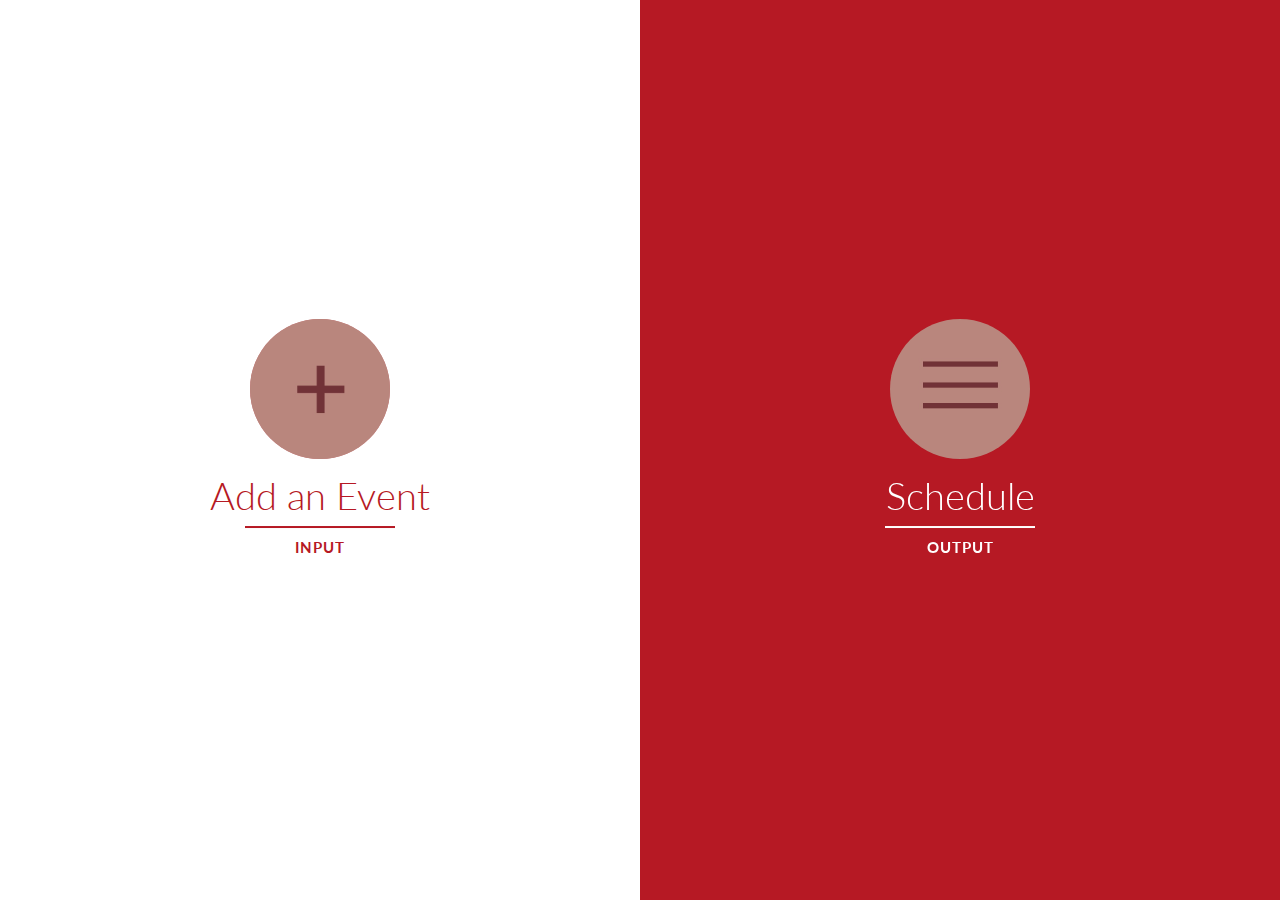
<file: app/index_ui.html>
<!DOCTYPE html>
<html lang="en" class="no-js">
<head>
	<meta charset="UTF-8" />
	<meta http-equiv="X-UA-Compatible" content="IE=edge,chrome=1"> 
	<meta name="viewport" content="width=device-width, initial-scale=1.0"> 
	<title>Blueprint: Split Layout</title>
	<meta name="description" content="AnAgenda" />
	<meta name="keywords" content="website template, layout, css3, transition, effect, split, dual, two sides, portfolio" />
	<meta name="author" content="Codrops" />
	<link rel="shortcut icon" href="../favicon.ico">
	<link rel="stylesheet" type="text/css" href="css/demo.css" />
	<link rel="stylesheet" type="text/css" href="css/component.css" />
	<script src="js/modernizr.custom.js"></script>
</head>
<body>
	<div class="container">
		<div id="splitlayout" class="splitlayout">
			<div class="intro">
				<div class="side side-left">
					<!-- content -->
					<div class="intro-content">
						<div class="profile"><img src="img/icon.jpg" alt="add"></div>
						<h1><span>Add an Event </span><span>input</span></h1>
					</div>
					<div class="overlay"></div>
				</div>
				<div class="side side-right">
					<div class="intro-content">
						<div class="profile"><img src="img/icon2.jpg" alt="list"></div>
						<h1><span>Schedule </span><span>output</span></h1>
					</div>
					<div class="overlay"></div>
				</div>
			</div><!-- /intro -->
			<div class="page page-right page-large">
				<div class="page-inner">
					<section>
						<!-- content -->
					</section>
					<section>
						<!-- content -->
					</section>
					<!-- ... -->
				</div><!-- /page-inner -->
			</div><!-- /page-right -->
			<div class="page page-left page-fill">
				<div class="page-inner">
					<!-- ... -->
				</div><!-- /page-inner -->
			</div><!-- /page-left -->
			<a href="#" class="back back-right" title="back to intro">→</a>
			<a href="#" class="back back-left" title="back to intro">←</a>
		</div><!-- /splitlayout -->
	</div><!-- /container -->
	<script src="js/classie.js"></script>
	<script src="js/cbpSplitLayout.js"></script>
</body>
</html>
</file>
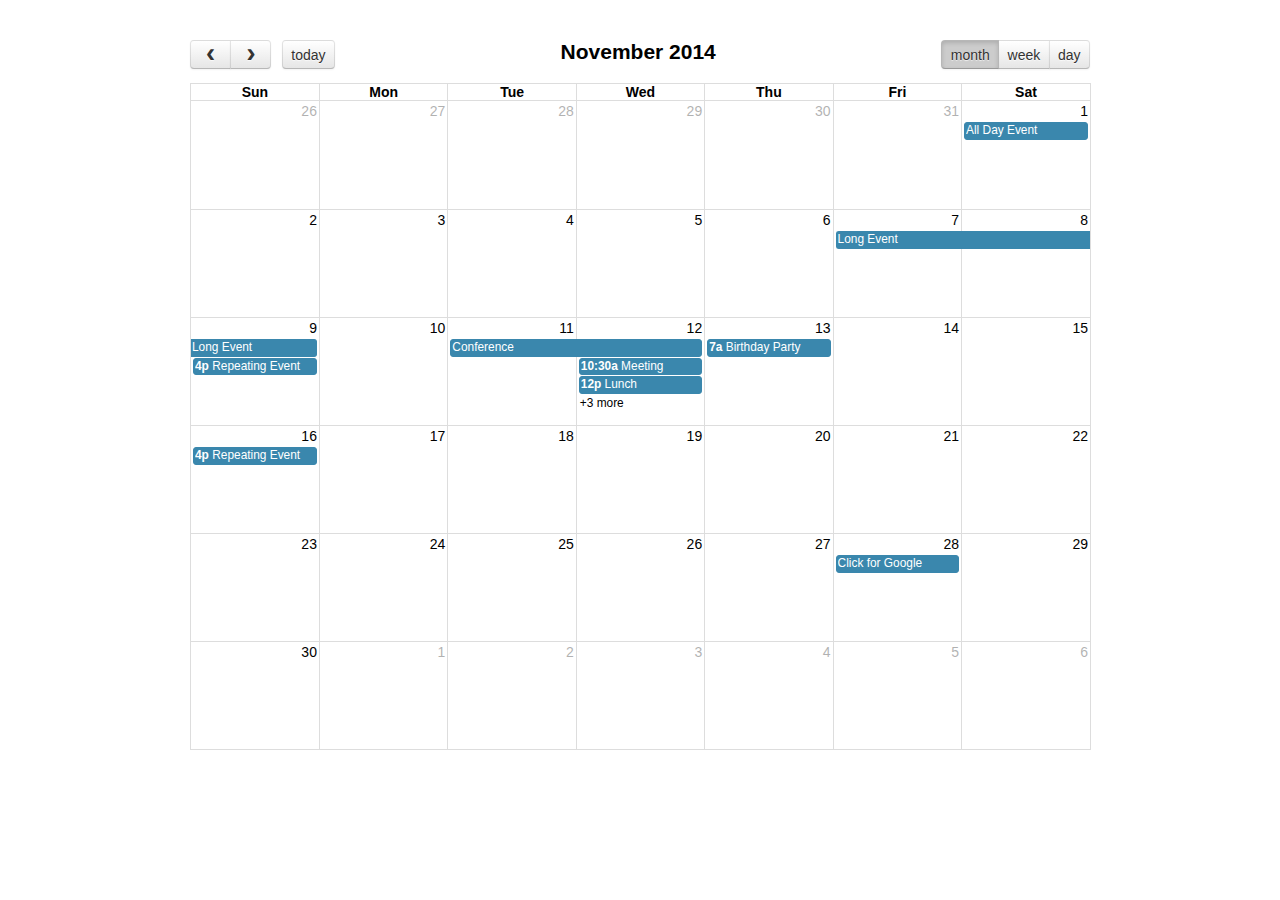
<file: app/fullcalendar/demos/agenda-views.html>
<!DOCTYPE html>
<html>
<head>
<meta charset='utf-8' />
<link href='../fullcalendar.css' rel='stylesheet' />
<link href='../fullcalendar.print.css' rel='stylesheet' media='print' />
<script src='../lib/moment.min.js'></script>
<script src='../lib/jquery.min.js'></script>
<script src='../fullcalendar.min.js'></script>
<script>

	$(document).ready(function() {
		
		$('#calendar').fullCalendar({
			header: {
				left: 'prev,next today',
				center: 'title',
				right: 'month,agendaWeek,agendaDay'
			},
			defaultDate: '2014-11-12',
			editable: true,
			eventLimit: true, // allow "more" link when too many events
			events: [
				{
					title: 'All Day Event',
					start: '2014-11-01'
				},
				{
					title: 'Long Event',
					start: '2014-11-07',
					end: '2014-11-10'
				},
				{
					id: 999,
					title: 'Repeating Event',
					start: '2014-11-09T16:00:00'
				},
				{
					id: 999,
					title: 'Repeating Event',
					start: '2014-11-16T16:00:00'
				},
				{
					title: 'Conference',
					start: '2014-11-11',
					end: '2014-11-13'
				},
				{
					title: 'Meeting',
					start: '2014-11-12T10:30:00',
					end: '2014-11-12T12:30:00'
				},
				{
					title: 'Lunch',
					start: '2014-11-12T12:00:00'
				},
				{
					title: 'Meeting',
					start: '2014-11-12T14:30:00'
				},
				{
					title: 'Happy Hour',
					start: '2014-11-12T17:30:00'
				},
				{
					title: 'Dinner',
					start: '2014-11-12T20:00:00'
				},
				{
					title: 'Birthday Party',
					start: '2014-11-13T07:00:00'
				},
				{
					title: 'Click for Google',
					url: 'http://google.com/',
					start: '2014-11-28'
				}
			]
		});
		
	});

</script>
<style>

	body {
		margin: 40px 10px;
		padding: 0;
		font-family: "Lucida Grande",Helvetica,Arial,Verdana,sans-serif;
		font-size: 14px;
	}

	#calendar {
		max-width: 900px;
		margin: 0 auto;
	}

</style>
</head>
<body>

	<div id='calendar'></div>

</body>
</html>
</file>
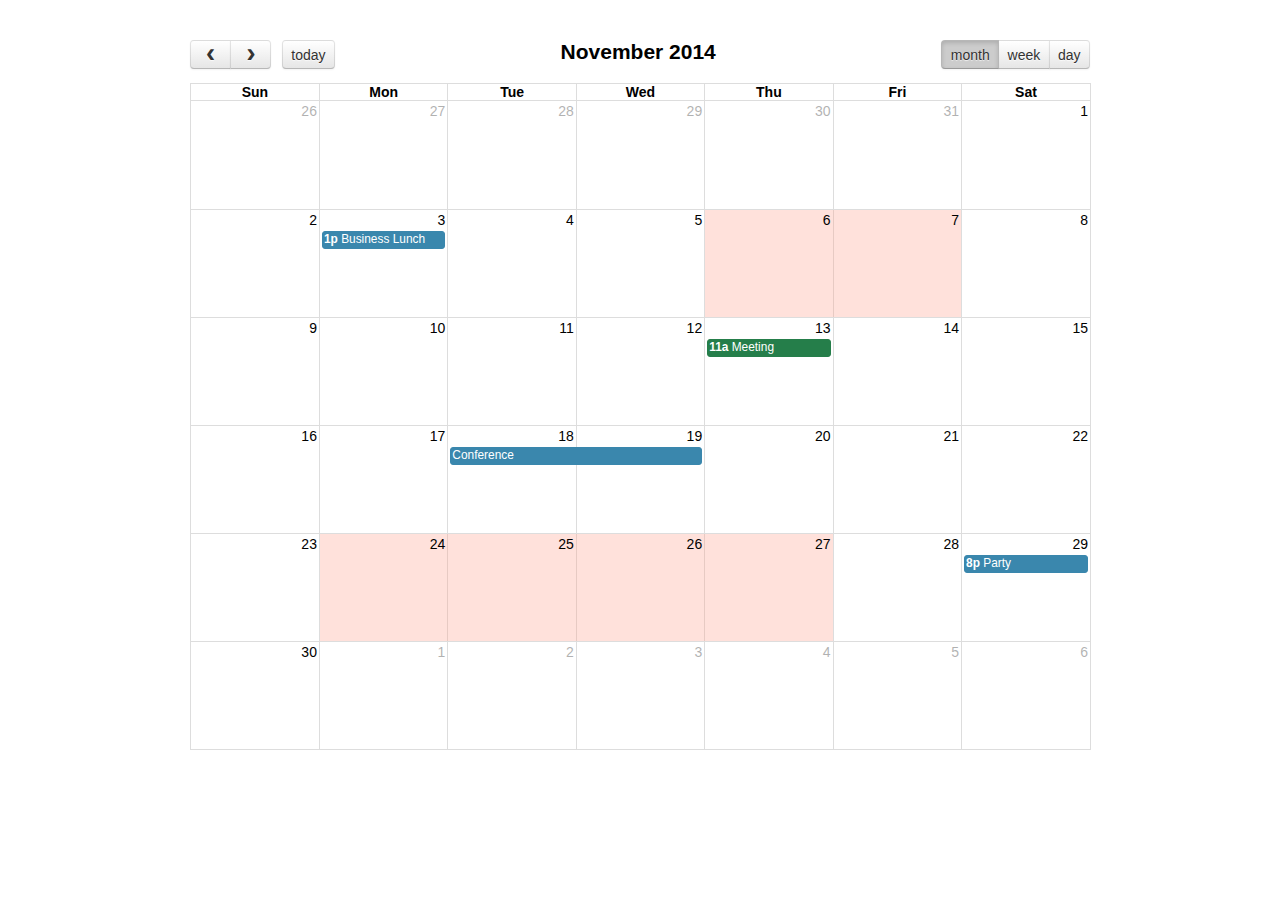
<file: app/fullcalendar/demos/background-events.html>
<!DOCTYPE html>
<html>
<head>
<meta charset='utf-8' />
<link href='../fullcalendar.css' rel='stylesheet' />
<link href='../fullcalendar.print.css' rel='stylesheet' media='print' />
<script src='../lib/moment.min.js'></script>
<script src='../lib/jquery.min.js'></script>
<script src='../fullcalendar.min.js'></script>
<script>

	$(document).ready(function() {

		$('#calendar').fullCalendar({
			header: {
				left: 'prev,next today',
				center: 'title',
				right: 'month,agendaWeek,agendaDay'
			},
			defaultDate: '2014-11-12',
			businessHours: true, // display business hours
			editable: true,
			events: [
				{
					title: 'Business Lunch',
					start: '2014-11-03T13:00:00',
					constraint: 'businessHours'
				},
				{
					title: 'Meeting',
					start: '2014-11-13T11:00:00',
					constraint: 'availableForMeeting', // defined below
					color: '#257e4a'
				},
				{
					title: 'Conference',
					start: '2014-11-18',
					end: '2014-11-20'
				},
				{
					title: 'Party',
					start: '2014-11-29T20:00:00'
				},

				// areas where "Meeting" must be dropped
				{
					id: 'availableForMeeting',
					start: '2014-11-11T10:00:00',
					end: '2014-11-11T16:00:00',
					rendering: 'background'
				},
				{
					id: 'availableForMeeting',
					start: '2014-11-13T10:00:00',
					end: '2014-11-13T16:00:00',
					rendering: 'background'
				},

				// red areas where no events can be dropped
				{
					start: '2014-11-24',
					end: '2014-11-28',
					overlap: false,
					rendering: 'background',
					color: '#ff9f89'
				},
				{
					start: '2014-11-06',
					end: '2014-11-08',
					overlap: false,
					rendering: 'background',
					color: '#ff9f89'
				}
			]
		});
		
	});

</script>
<style>

	body {
		margin: 40px 10px;
		padding: 0;
		font-family: "Lucida Grande",Helvetica,Arial,Verdana,sans-serif;
		font-size: 14px;
	}

	#calendar {
		max-width: 900px;
		margin: 0 auto;
	}

</style>
</head>
<body>

	<div id='calendar'></div>

</body>
</html>
</file>
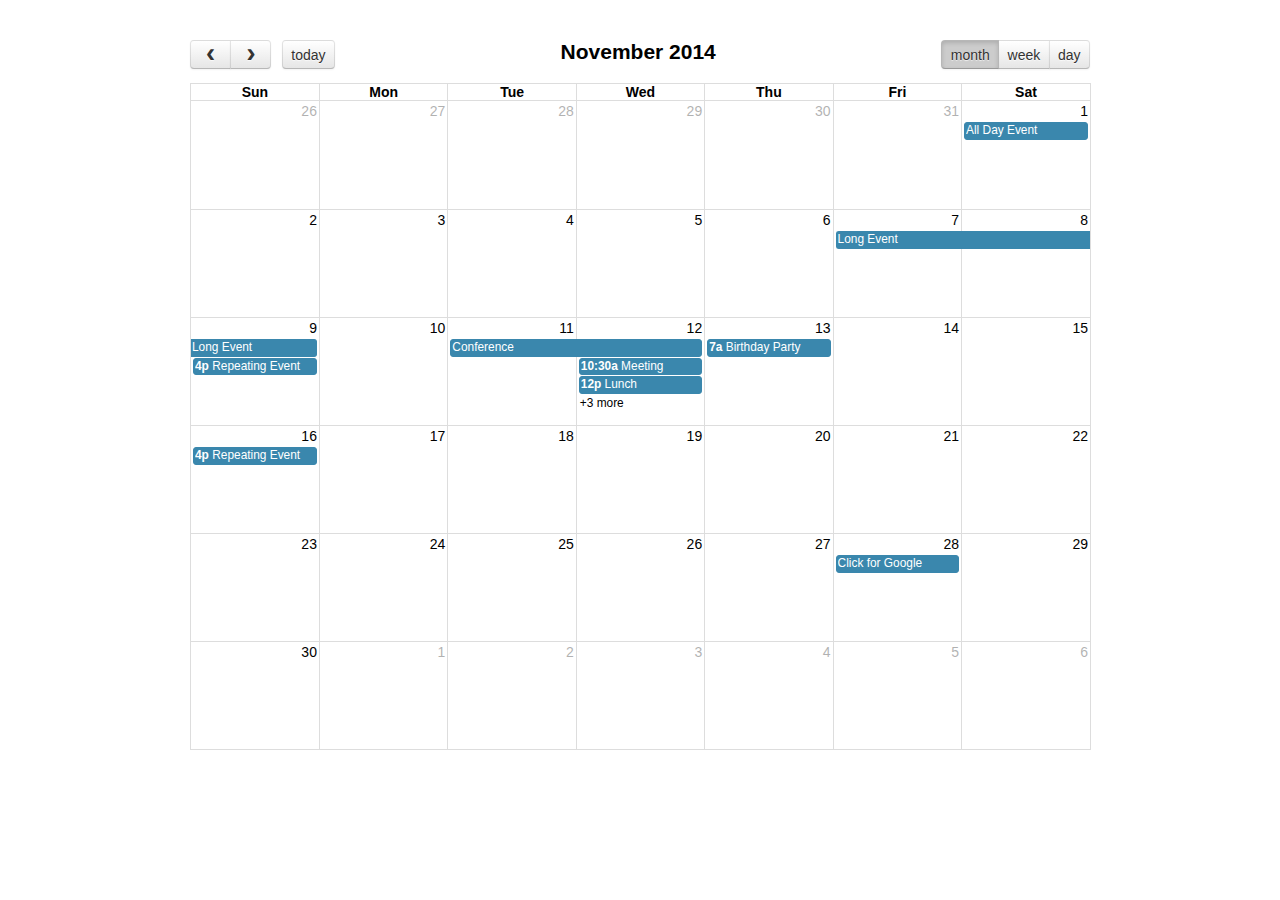
<file: app/fullcalendar/demos/basic-views.html>
<!DOCTYPE html>
<html>
<head>
<meta charset='utf-8' />
<link href='../fullcalendar.css' rel='stylesheet' />
<link href='../fullcalendar.print.css' rel='stylesheet' media='print' />
<script src='../lib/moment.min.js'></script>
<script src='../lib/jquery.min.js'></script>
<script src='../fullcalendar.min.js'></script>
<script>

	$(document).ready(function() {
		
		$('#calendar').fullCalendar({
			header: {
				left: 'prev,next today',
				center: 'title',
				right: 'month,basicWeek,basicDay'
			},
			defaultDate: '2014-11-12',
			editable: true,
			eventLimit: true, // allow "more" link when too many events
			events: [
				{
					title: 'All Day Event',
					start: '2014-11-01'
				},
				{
					title: 'Long Event',
					start: '2014-11-07',
					end: '2014-11-10'
				},
				{
					id: 999,
					title: 'Repeating Event',
					start: '2014-11-09T16:00:00'
				},
				{
					id: 999,
					title: 'Repeating Event',
					start: '2014-11-16T16:00:00'
				},
				{
					title: 'Conference',
					start: '2014-11-11',
					end: '2014-11-13'
				},
				{
					title: 'Meeting',
					start: '2014-11-12T10:30:00',
					end: '2014-11-12T12:30:00'
				},
				{
					title: 'Lunch',
					start: '2014-11-12T12:00:00'
				},
				{
					title: 'Meeting',
					start: '2014-11-12T14:30:00'
				},
				{
					title: 'Happy Hour',
					start: '2014-11-12T17:30:00'
				},
				{
					title: 'Dinner',
					start: '2014-11-12T20:00:00'
				},
				{
					title: 'Birthday Party',
					start: '2014-11-13T07:00:00'
				},
				{
					title: 'Click for Google',
					url: 'http://google.com/',
					start: '2014-11-28'
				}
			]
		});
		
	});

</script>
<style>

	body {
		margin: 40px 10px;
		padding: 0;
		font-family: "Lucida Grande",Helvetica,Arial,Verdana,sans-serif;
		font-size: 14px;
	}

	#calendar {
		max-width: 900px;
		margin: 0 auto;
	}

</style>
</head>
<body>

	<div id='calendar'></div>

</body>
</html>
</file>
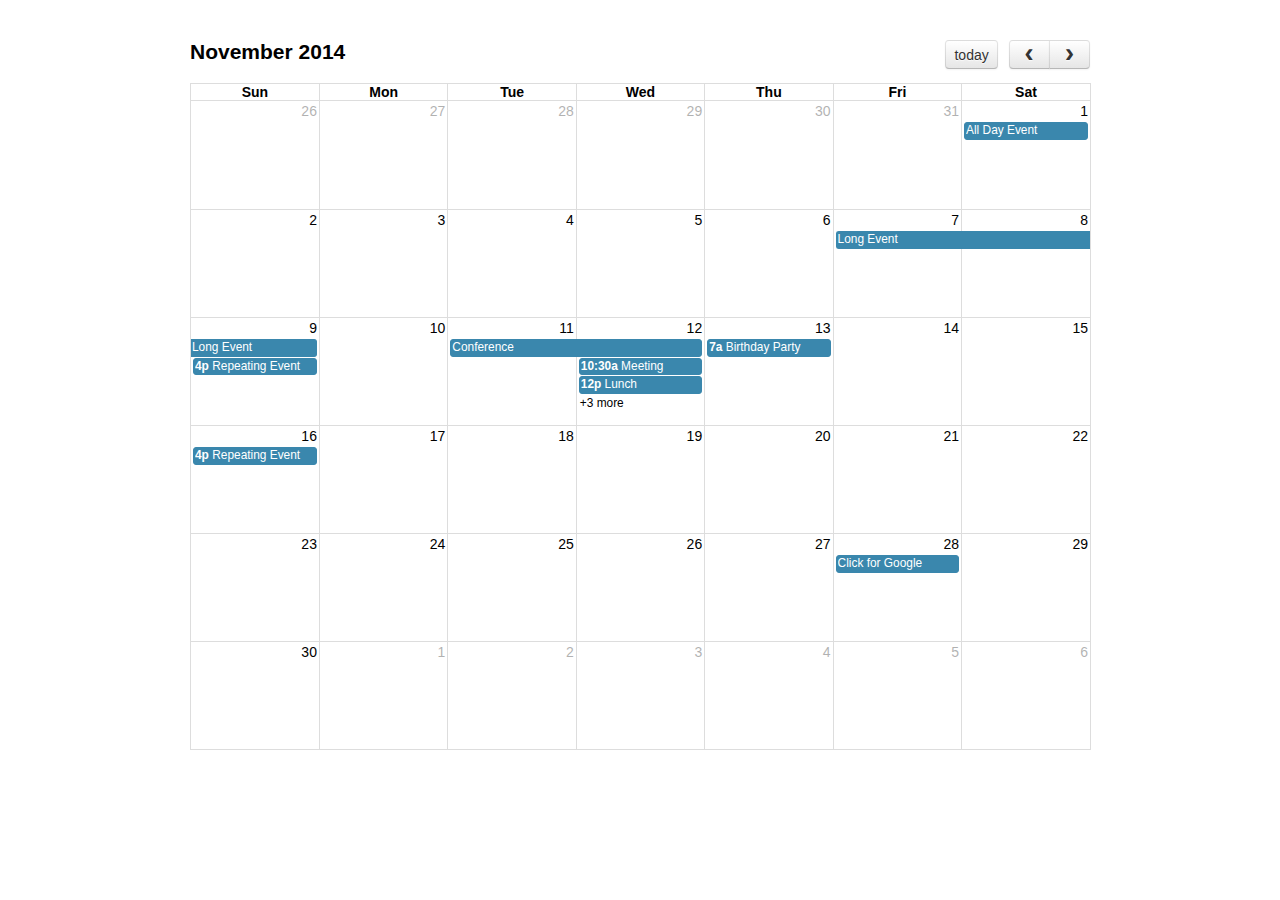
<file: app/fullcalendar/demos/default.html>
<!DOCTYPE html>
<html>
<head>
<meta charset='utf-8' />
<link href='../fullcalendar.css' rel='stylesheet' />
<link href='../fullcalendar.print.css' rel='stylesheet' media='print' />
<script src='../lib/moment.min.js'></script>
<script src='../lib/jquery.min.js'></script>
<script src='../fullcalendar.min.js'></script>
<script>

	$(document).ready(function() {

		$('#calendar').fullCalendar({
			defaultDate: '2014-11-12',
			editable: true,
			eventLimit: true, // allow "more" link when too many events
			events: [
				{
					title: 'All Day Event',
					start: '2014-11-01'
				},
				{
					title: 'Long Event',
					start: '2014-11-07',
					end: '2014-11-10'
				},
				{
					id: 999,
					title: 'Repeating Event',
					start: '2014-11-09T16:00:00'
				},
				{
					id: 999,
					title: 'Repeating Event',
					start: '2014-11-16T16:00:00'
				},
				{
					title: 'Conference',
					start: '2014-11-11',
					end: '2014-11-13'
				},
				{
					title: 'Meeting',
					start: '2014-11-12T10:30:00',
					end: '2014-11-12T12:30:00'
				},
				{
					title: 'Lunch',
					start: '2014-11-12T12:00:00'
				},
				{
					title: 'Meeting',
					start: '2014-11-12T14:30:00'
				},
				{
					title: 'Happy Hour',
					start: '2014-11-12T17:30:00'
				},
				{
					title: 'Dinner',
					start: '2014-11-12T20:00:00'
				},
				{
					title: 'Birthday Party',
					start: '2014-11-13T07:00:00'
				},
				{
					title: 'Click for Google',
					url: 'http://google.com/',
					start: '2014-11-28'
				}
			]
		});
		
	});

</script>
<style>

	body {
		margin: 40px 10px;
		padding: 0;
		font-family: "Lucida Grande",Helvetica,Arial,Verdana,sans-serif;
		font-size: 14px;
	}

	#calendar {
		max-width: 900px;
		margin: 0 auto;
	}

</style>
</head>
<body>

	<div id='calendar'></div>

</body>
</html>
</file>
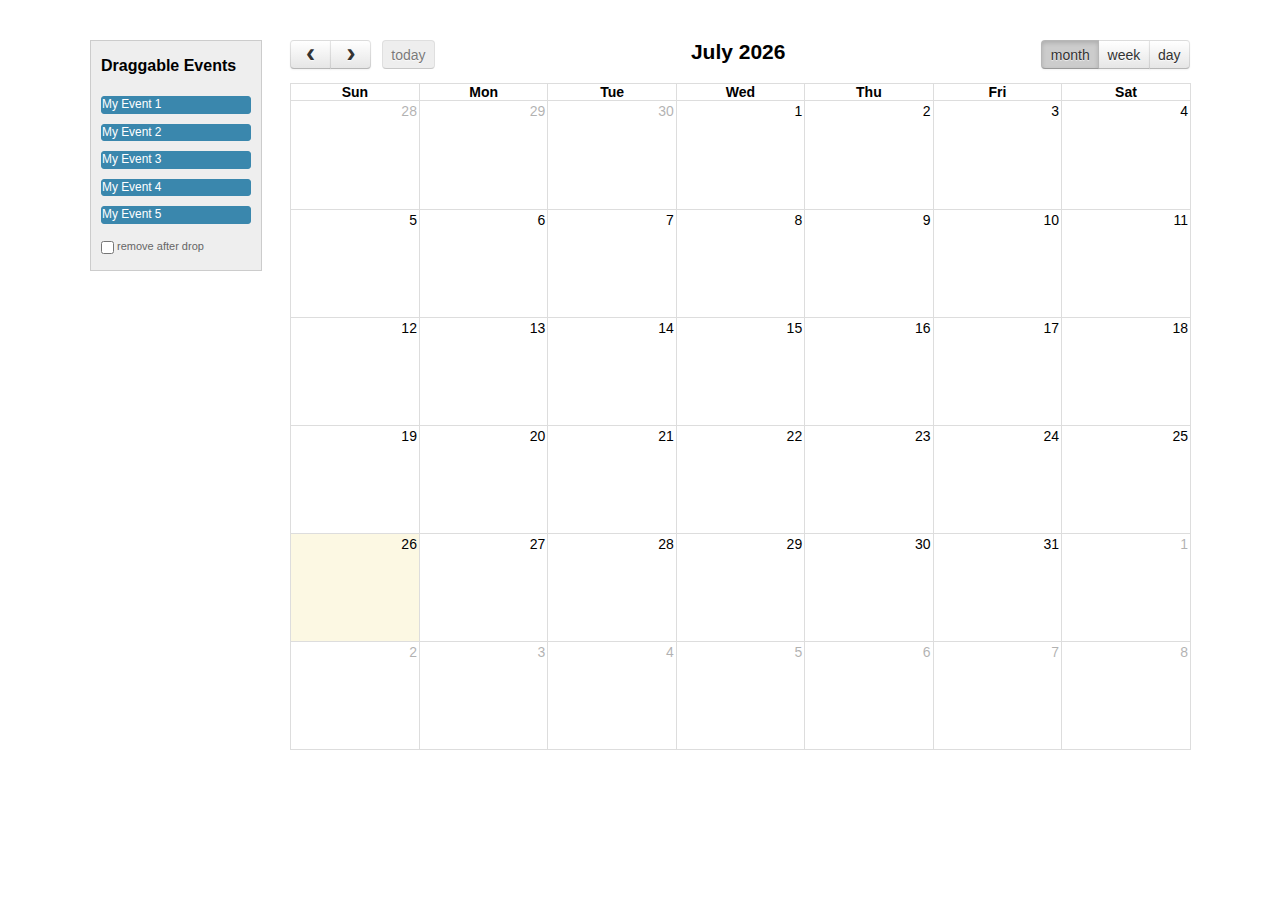
<file: app/fullcalendar/demos/external-dragging.html>
<!DOCTYPE html>
<html>
<head>
<meta charset='utf-8' />
<link href='../fullcalendar.css' rel='stylesheet' />
<link href='../fullcalendar.print.css' rel='stylesheet' media='print' />
<script src='../lib/moment.min.js'></script>
<script src='../lib/jquery.min.js'></script>
<script src='../lib/jquery-ui.custom.min.js'></script>
<script src='../fullcalendar.min.js'></script>
<script>

	$(document).ready(function() {


		/* initialize the external events
		-----------------------------------------------------------------*/

		$('#external-events .fc-event').each(function() {

			// store data so the calendar knows to render an event upon drop
			$(this).data('event', {
				title: $.trim($(this).text()), // use the element's text as the event title
				stick: true // maintain when user navigates (see docs on the renderEvent method)
			});

			// make the event draggable using jQuery UI
			$(this).draggable({
				zIndex: 999,
				revert: true,      // will cause the event to go back to its
				revertDuration: 0  //  original position after the drag
			});

		});


		/* initialize the calendar
		-----------------------------------------------------------------*/

		$('#calendar').fullCalendar({
			header: {
				left: 'prev,next today',
				center: 'title',
				right: 'month,agendaWeek,agendaDay'
			},
			editable: true,
			droppable: true, // this allows things to be dropped onto the calendar
			drop: function() {
				// is the "remove after drop" checkbox checked?
				if ($('#drop-remove').is(':checked')) {
					// if so, remove the element from the "Draggable Events" list
					$(this).remove();
				}
			}
		});


	});

</script>
<style>

	body {
		margin-top: 40px;
		text-align: center;
		font-size: 14px;
		font-family: "Lucida Grande",Helvetica,Arial,Verdana,sans-serif;
	}
		
	#wrap {
		width: 1100px;
		margin: 0 auto;
	}
		
	#external-events {
		float: left;
		width: 150px;
		padding: 0 10px;
		border: 1px solid #ccc;
		background: #eee;
		text-align: left;
	}
		
	#external-events h4 {
		font-size: 16px;
		margin-top: 0;
		padding-top: 1em;
	}
		
	#external-events .fc-event {
		margin: 10px 0;
		cursor: pointer;
	}
		
	#external-events p {
		margin: 1.5em 0;
		font-size: 11px;
		color: #666;
	}
		
	#external-events p input {
		margin: 0;
		vertical-align: middle;
	}

	#calendar {
		float: right;
		width: 900px;
	}

</style>
</head>
<body>
	<div id='wrap'>

		<div id='external-events'>
			<h4>Draggable Events</h4>
			<div class='fc-event'>My Event 1</div>
			<div class='fc-event'>My Event 2</div>
			<div class='fc-event'>My Event 3</div>
			<div class='fc-event'>My Event 4</div>
			<div class='fc-event'>My Event 5</div>
			<p>
				<input type='checkbox' id='drop-remove' />
				<label for='drop-remove'>remove after drop</label>
			</p>
		</div>

		<div id='calendar'></div>

		<div style='clear:both'></div>

	</div>
</body>
</html>
</file>
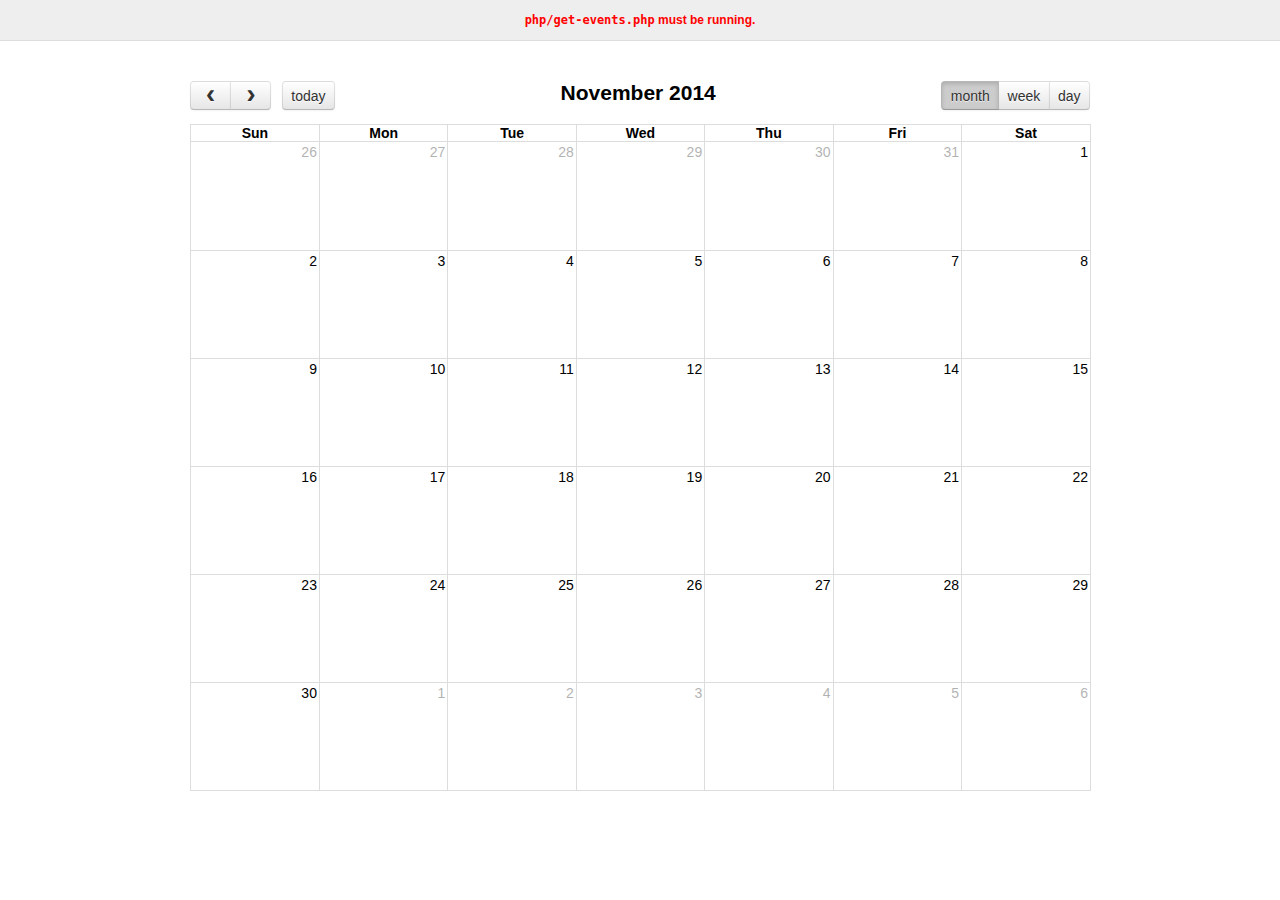
<file: app/fullcalendar/demos/json.html>
<!DOCTYPE html>
<html>
<head>
<meta charset='utf-8' />
<link href='../fullcalendar.css' rel='stylesheet' />
<link href='../fullcalendar.print.css' rel='stylesheet' media='print' />
<script src='../lib/moment.min.js'></script>
<script src='../lib/jquery.min.js'></script>
<script src='../fullcalendar.min.js'></script>
<script>

	$(document).ready(function() {
	
		$('#calendar').fullCalendar({
			header: {
				left: 'prev,next today',
				center: 'title',
				right: 'month,agendaWeek,agendaDay'
			},
			defaultDate: '2014-11-12',
			editable: true,
			eventLimit: true, // allow "more" link when too many events
			events: {
				url: 'php/get-events.php',
				error: function() {
					$('#script-warning').show();
				}
			},
			loading: function(bool) {
				$('#loading').toggle(bool);
			}
		});
		
	});

</script>
<style>

	body {
		margin: 0;
		padding: 0;
		font-family: "Lucida Grande",Helvetica,Arial,Verdana,sans-serif;
		font-size: 14px;
	}

	#script-warning {
		display: none;
		background: #eee;
		border-bottom: 1px solid #ddd;
		padding: 0 10px;
		line-height: 40px;
		text-align: center;
		font-weight: bold;
		font-size: 12px;
		color: red;
	}

	#loading {
		display: none;
		position: absolute;
		top: 10px;
		right: 10px;
	}

	#calendar {
		max-width: 900px;
		margin: 40px auto;
		padding: 0 10px;
	}

</style>
</head>
<body>

	<div id='script-warning'>
		<code>php/get-events.php</code> must be running.
	</div>

	<div id='loading'>loading...</div>

	<div id='calendar'></div>

</body>
</html>
</file>
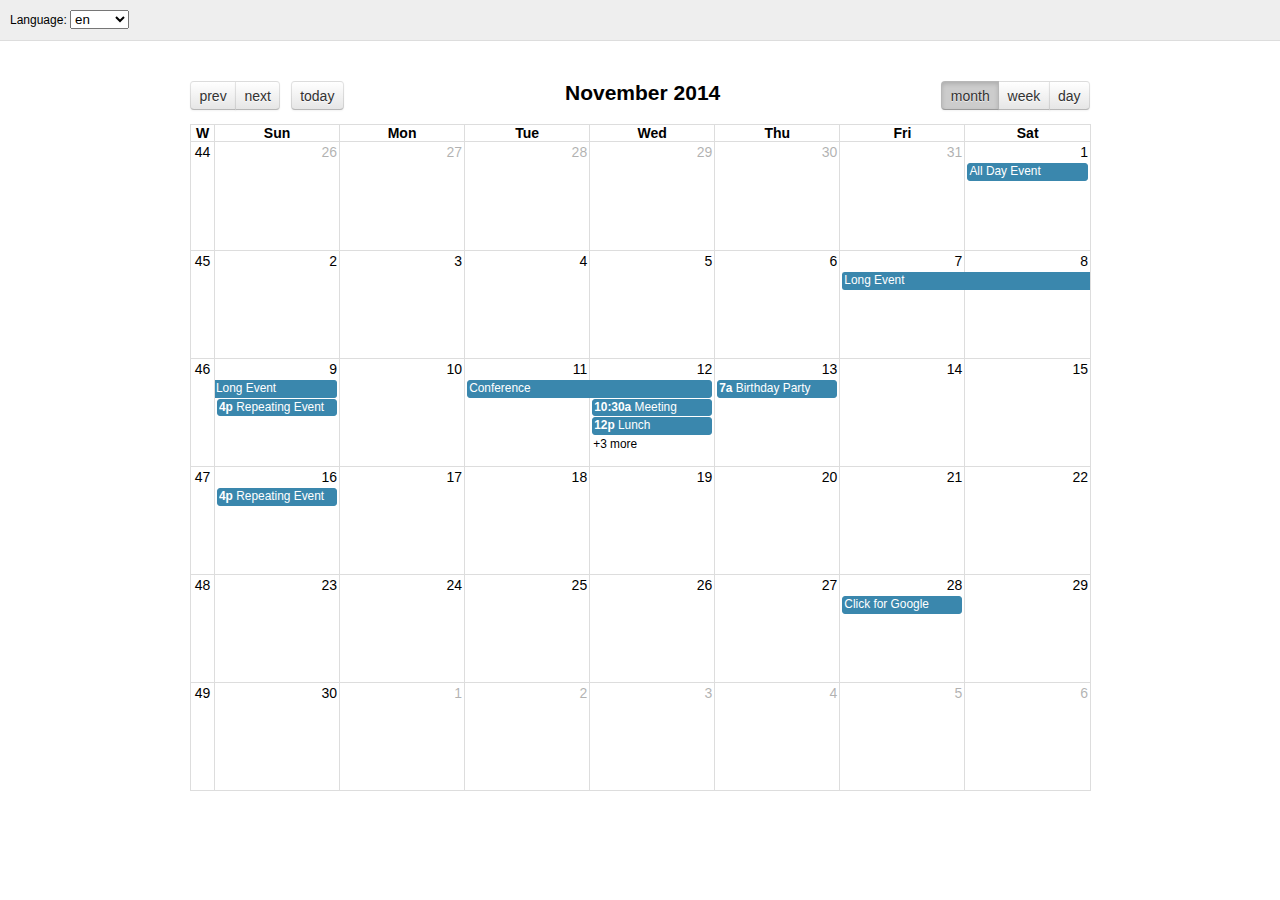
<file: app/fullcalendar/demos/languages.html>
<!DOCTYPE html>
<html>
<head>
<meta charset='utf-8' />
<link rel='stylesheet' href='../lib/cupertino/jquery-ui.min.css' />
<link href='../fullcalendar.css' rel='stylesheet' />
<link href='../fullcalendar.print.css' rel='stylesheet' media='print' />
<script src='../lib/moment.min.js'></script>
<script src='../lib/jquery.min.js'></script>
<script src='../fullcalendar.min.js'></script>
<script src='../lang-all.js'></script>
<script>

	$(document).ready(function() {
		var currentLangCode = 'en';

		// build the language selector's options
		$.each($.fullCalendar.langs, function(langCode) {
			$('#lang-selector').append(
				$('<option/>')
					.attr('value', langCode)
					.prop('selected', langCode == currentLangCode)
					.text(langCode)
			);
		});

		// rerender the calendar when the selected option changes
		$('#lang-selector').on('change', function() {
			if (this.value) {
				currentLangCode = this.value;
				$('#calendar').fullCalendar('destroy');
				renderCalendar();
			}
		});

		function renderCalendar() {
			$('#calendar').fullCalendar({
				header: {
					left: 'prev,next today',
					center: 'title',
					right: 'month,agendaWeek,agendaDay'
				},
				defaultDate: '2014-11-12',
				lang: currentLangCode,
				buttonIcons: false, // show the prev/next text
				weekNumbers: true,
				editable: true,
				eventLimit: true, // allow "more" link when too many events
				events: [
					{
						title: 'All Day Event',
						start: '2014-11-01'
					},
					{
						title: 'Long Event',
						start: '2014-11-07',
						end: '2014-11-10'
					},
					{
						id: 999,
						title: 'Repeating Event',
						start: '2014-11-09T16:00:00'
					},
					{
						id: 999,
						title: 'Repeating Event',
						start: '2014-11-16T16:00:00'
					},
					{
						title: 'Conference',
						start: '2014-11-11',
						end: '2014-11-13'
					},
					{
						title: 'Meeting',
						start: '2014-11-12T10:30:00',
						end: '2014-11-12T12:30:00'
					},
					{
						title: 'Lunch',
						start: '2014-11-12T12:00:00'
					},
					{
						title: 'Meeting',
						start: '2014-11-12T14:30:00'
					},
					{
						title: 'Happy Hour',
						start: '2014-11-12T17:30:00'
					},
					{
						title: 'Dinner',
						start: '2014-11-12T20:00:00'
					},
					{
						title: 'Birthday Party',
						start: '2014-11-13T07:00:00'
					},
					{
						title: 'Click for Google',
						url: 'http://google.com/',
						start: '2014-11-28'
					}
				]
			});
		}

		renderCalendar();
	});

</script>
<style>

	body {
		margin: 0;
		padding: 0;
		font-family: "Lucida Grande",Helvetica,Arial,Verdana,sans-serif;
		font-size: 14px;
	}

	#top {
		background: #eee;
		border-bottom: 1px solid #ddd;
		padding: 0 10px;
		line-height: 40px;
		font-size: 12px;
	}

	#calendar {
		max-width: 900px;
		margin: 40px auto;
		padding: 0 10px;
	}

</style>
</head>
<body>

	<div id='top'>

		Language:
		<select id='lang-selector'></select>

	</div>

	<div id='calendar'></div>

</body>
</html>
</file>
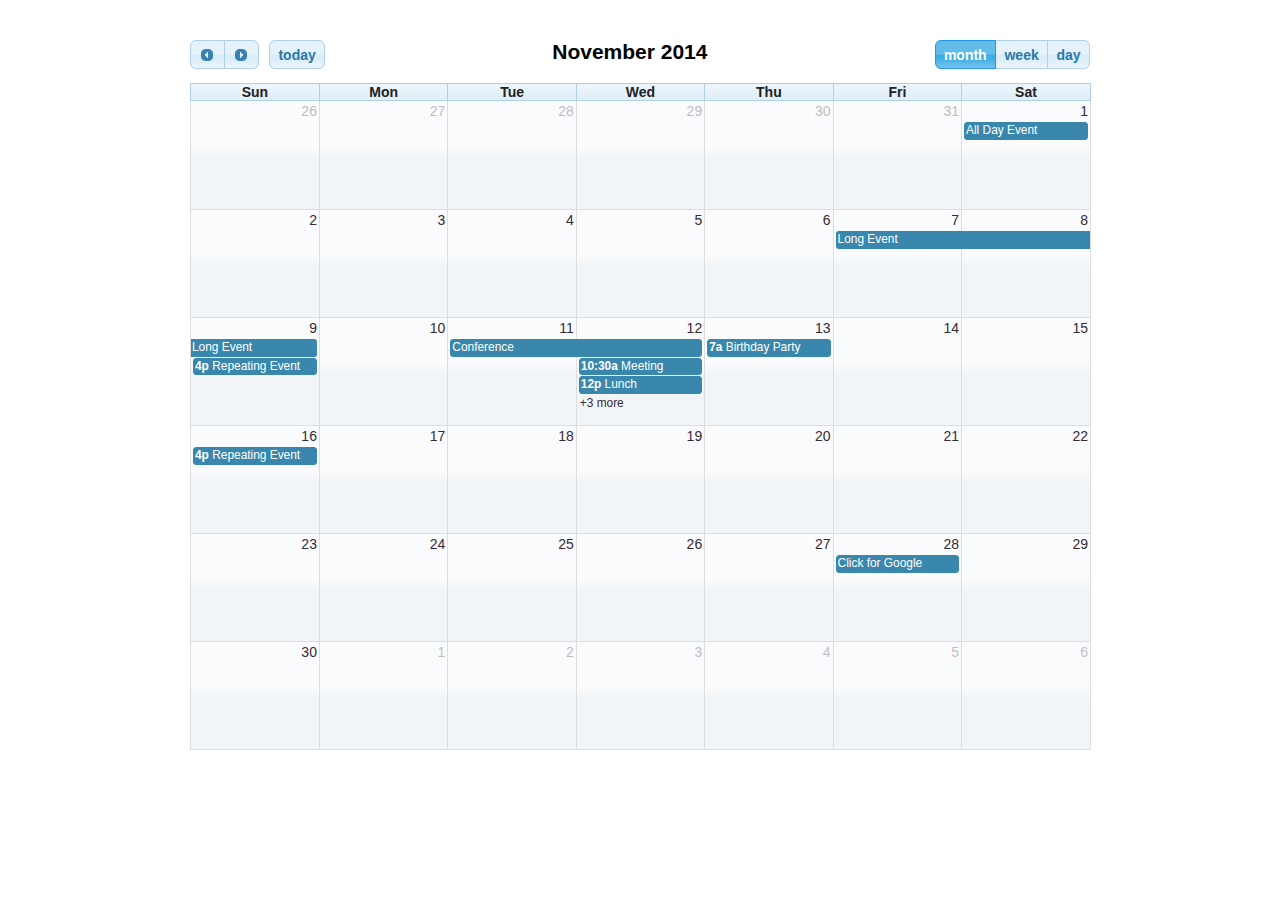
<file: app/fullcalendar/demos/theme.html>
<!DOCTYPE html>
<html>
<head>
<meta charset='utf-8' />
<link rel='stylesheet' href='../lib/cupertino/jquery-ui.min.css' />
<link href='../fullcalendar.css' rel='stylesheet' />
<link href='../fullcalendar.print.css' rel='stylesheet' media='print' />
<script src='../lib/moment.min.js'></script>
<script src='../lib/jquery.min.js'></script>
<script src='../fullcalendar.min.js'></script>
<script>

	$(document).ready(function() {

		$('#calendar').fullCalendar({
			theme: true,
			header: {
				left: 'prev,next today',
				center: 'title',
				right: 'month,agendaWeek,agendaDay'
			},
			defaultDate: '2014-11-12',
			editable: true,
			eventLimit: true, // allow "more" link when too many events
			events: [
				{
					title: 'All Day Event',
					start: '2014-11-01'
				},
				{
					title: 'Long Event',
					start: '2014-11-07',
					end: '2014-11-10'
				},
				{
					id: 999,
					title: 'Repeating Event',
					start: '2014-11-09T16:00:00'
				},
				{
					id: 999,
					title: 'Repeating Event',
					start: '2014-11-16T16:00:00'
				},
				{
					title: 'Conference',
					start: '2014-11-11',
					end: '2014-11-13'
				},
				{
					title: 'Meeting',
					start: '2014-11-12T10:30:00',
					end: '2014-11-12T12:30:00'
				},
				{
					title: 'Lunch',
					start: '2014-11-12T12:00:00'
				},
				{
					title: 'Meeting',
					start: '2014-11-12T14:30:00'
				},
				{
					title: 'Happy Hour',
					start: '2014-11-12T17:30:00'
				},
				{
					title: 'Dinner',
					start: '2014-11-12T20:00:00'
				},
				{
					title: 'Birthday Party',
					start: '2014-11-13T07:00:00'
				},
				{
					title: 'Click for Google',
					url: 'http://google.com/',
					start: '2014-11-28'
				}
			]
		});
		
	});

</script>
<style>

	body {
		margin: 40px 10px;
		padding: 0;
		font-family: "Lucida Grande",Helvetica,Arial,Verdana,sans-serif;
		font-size: 14px;
	}

	#calendar {
		max-width: 900px;
		margin: 0 auto;
	}

</style>
</head>
<body>

	<div id='calendar'></div>

</body>
</html>
</file>
<file: app/css/demo.css>
/* General Blueprint Style */
@import url(http://fonts.googleapis.com/css?family=Lato:300,400,700);
@font-face {
	font-family: 'bpicons';
	src:url('../fonts/bpicons/bpicons.eot');
	src:url('../fonts/bpicons/bpicons.eot?#iefix') format('embedded-opentype'),
		url('../fonts/bpicons/bpicons.woff') format('woff'),
		url('../fonts/bpicons/bpicons.ttf') format('truetype'),
		url('../fonts/bpicons/bpicons.svg#bpicons') format('svg');
	font-weight: normal;
	font-style: normal;
} /* Made with http://icomoon.io/ */

*, *:after, *:before { -webkit-box-sizing: border-box; -moz-box-sizing: border-box; box-sizing: border-box; }
body, html { font-size: 100%; padding: 0; margin: 0;}

/* Clearfix hack by Nicolas Gallagher: http://nicolasgallagher.com/micro-clearfix-hack/ */
.clearfix:before, .clearfix:after { content: " "; display: table; }
.clearfix:after { clear: both; }

body {
    font-family: 'Lato', Calibri, Arial, sans-serif;
    color: #fff;
    background: #333;
}

a {
	color: #ccc;
	text-decoration: none;
}

a:hover {
	color: #000;
}

.codropsheader {
	width: 100%;
	margin: 0 auto;
	text-align: left;
	padding: 1.4em;
	opacity: 0.7;
	visibility: visible;
	-webkit-transition: opacity 0.3s;
	transition: opacity 0.3s;
}

.codropsheader h1 {
	font-size: 2.125em;
	line-height: 1.3;
	margin: 0 0 0.6em 0;
	float: left;
	font-weight: 400;
}

.codropsheader > span {
	display: block;
	position: relative;
	z-index: 9999;
	font-weight: 700;
	text-transform: uppercase;
	letter-spacing: 0.5em;
	padding: 0 0 0.6em 0.1em;
}

.codropsheader > span span:after {
	width: 30px;
	height: 30px;
	left: -12px;
	font-size: 50%;
	top: -8px;
	font-size: 75%;
	position: relative;
}

.codropsheader > span span:hover:before {
	content: attr(data-content);
	text-transform: none;
	text-indent: 0;
	letter-spacing: 0;
	font-weight: 300;
	font-size: 110%;
	padding: 0.8em 1em;
	line-height: 1.2;
	text-align: left;
	left: auto;
	margin-left: 4px;
	position: absolute;
	color: #47a3da;
	background: #fff;
}

.codropsheader nav {
	float: left;
	text-align: center;
	margin-left: 1.5em;
	display: block;
}

.codropsheader nav a {
	display: inline-block;
	position: relative;
	text-align: left;
	width: 2.5em;
	height: 2.5em;
	background: #47a3da;
	border-radius: 50%;
	margin: 0 0.1em;
	border: 3px solid #fff;
}

.codropsheader nav a > span {
	display: none;
}

.codropsheader nav a:hover:before {
	content: attr(data-info);
	color: #fff;
	position: absolute;
	width: 600%;
	top: 120%;
	text-align: right;
	right: 0;
	pointer-events: none;
}

.codropsheader nav a:hover {
	background: #fff;
}

.bp-icon:after {
	font-family: 'bpicons';
	speak: none;
	font-style: normal;
	font-weight: normal;
	font-variant: normal;
	text-transform: none;
	text-align: center;
	color: #fff;
	-webkit-font-smoothing: antialiased;
}

.codropsheader nav .bp-icon:after {
	position: absolute;
	top: 0;
	left: 0;
	width: 100%;
	height: 100%;
	line-height: 2;
	text-indent: 0;
}

.codropsheader nav a:hover:after {
	color: #47a3da;
}

.bp-icon-next:after {
	content: "\e000";
}
.bp-icon-drop:after {
	content: "\e001";
}
.bp-icon-archive:after {
	content: "\e002";
}
.bp-icon-about:after {
	content: "\e003";
}
.bp-icon-prev:after {
	content: "\e004";
}

.demos {
	display: inline-block;
	line-height: 2.4em;
	margin-left: 1em;
	float: right;
}

.demos a {
	display: inline-block;
	color: #fff;
	margin: 0 0.5em;
}

.demos a:hover,
.demos a:focus,
.demos a.current {
	color: rgba(0,0,0,.4);
}

@media screen and (max-width: 73.375em) {
	.codropsheader {
		text-align: center;
	}
	.codropsheader h1,
	.codropsheader nav,
	.demos {
		float: none;
		margin: 0 auto;
		padding: 0.15em 0;
	}
	.codropsheader > span {
		padding: 0;
	}
	.codropsheader > span span:after {
		display: none;
	}
}

@media screen and (max-height: 30.25em) {
	.codropsheader nav { display: none; }
}
</file>
<file: app/css/component.css>
html, body, 
.container {
	position: relative;
	width: 100%;
	height: 100%;
}

body {
	overflow-y: scroll;
	background: #333;
}

.splitlayout {
	position: relative;
	overflow-x: hidden;
	min-height: 100%;
	width: 100%;
}

/* Intro sides */
.side {
	position: fixed;
	top: 0;
	z-index: 100;
	width: 50%;
	height: 100%;
	text-align: center;
	-webkit-backface-visibility: hidden;
}

.open-left .side,
.open-right .side {
	cursor: default;
}

.overlay {
	position: absolute;
	top: 0;
	left: 0;
	z-index: 499;
	visibility: hidden;
	width: 100%;
	height: 100%;
	opacity: 0;
}

.side-left .overlay {
	background: rgba(0,0,0,0.7);
}

.side-right .overlay {
	background: rgba(0,0,0,0.3);
}

.side-left {
	left: 0;
	background: #fff;
	color: #b61924;
	outline: 1px solid #47a3da; /* avoid gap */
}

.side-right {
	right: 0;
	background: #b61924;
	color: #fff;
	outline: 1px solid #fff; /* avoid gap */
}

/* Intro content, profile image and name, back button */
.intro-content {
	position: absolute;
	top: 50%;
	left: 50%;
	padding: 0 1em;
	width: 50%;
	cursor: pointer;
	-webkit-transform: translateY(-50%) translateX(-50%);
	transform: translateY(-50%) translateX(-50%);
}

.profile {
	margin: 0 auto;
	width: 140px;
	height: 140px;
	border-radius: 50%;
	background: #b61924;
}

.profile img {
	max-width: 100%;
	border-radius: 50%;
	opacity: 0.6;
}

.intro-content h1 > span {
	display: block;
	white-space: nowrap;
}

.intro-content h1 > span:first-child {
	font-weight: 300;
	font-size: 2em;
}

.intro-content h1 > span:nth-child(2) {
	position: relative;
	margin-top: 0.5em;
	padding: 0.8em;
	text-transform: uppercase;
	letter-spacing: 1px;
	font-size: 0.8em;
}

.intro-content h1 > span:nth-child(2):before {
	position: absolute;
	top: 0;
	left: 25%;
	width: 50%;
	height: 2px;
	background: #b61924;
	content: '';
}

.side-right .intro-content h1 > span:nth-child(2):before {
	background: #fff;
}

.back {
	position: fixed;
	top: 2.6em;
	z-index: 500;
	display: block;
	visibility: hidden;
	width: 50px;
	height: 50px;
	border-radius: 50%;
	color: #47a3da;
	text-align: center;
	font-size: 22px;
	line-height: 44px;
	opacity: 0;
	pointer-events: none;
}

.mobile-layout .back { /* fixed positioning will make this not clickable after scrolling on some mobile devices */
	position: absolute;
}

.back-left {
	left: 12.5%;
	-webkit-transform: translateX(-50%);
	transform: translateX(-50%);
}

.back-right {
	right: 12.5%;
	-webkit-transform: translateX(50%);
	transform: translateX(50%);
	color: #fff;
}

.open-right .back-left,
.open-left .back-right {
	visibility: visible;
	opacity: 1;
	-webkit-transition-delay: 0.3s;
	transition-delay: 0.3s;
	pointer-events: auto;
}

.back:hover {
	color: #ddd;
}

/* Pages */
.page {
	position: relative;
	top: 0;
	overflow: auto;
	min-height: 100%;
	width: 75%;
	height: auto;
	font-size: 1.4em;
	-webkit-backface-visibility: hidden;
}

.page-right {
	left: 25%;
	outline: 5px solid #ecf0f1; /* avoid rounding gaps */
	background: #ecf0f1;
	color: #97a8b2;
	-webkit-transform: translateX(100%);
	transform: translateX(100%);
}

.splitlayout.open-right {
	background: #ecf0f1;
}

.page-left {
	left: 0;
	outline: 5px solid #34495e; /* avoid rounding gaps */
	background: #34495e;
	color: #fff;
	text-align: right;
	-webkit-transform: translateX(-100%);
	transform: translateX(-100%);
}

.splitlayout.open-left {
	background: #34495e;
}

/* Inner page content */
.page-inner {
	padding: 2em;
}

.page-inner section {
	padding-bottom: 1em;
}

.page-inner h2 {
	margin: 0 0 1em 0;
	font-weight: 300;
	font-size: 2.4em;
}

.page-inner p {
	font-weight: 300;
	font-size: 1.2em;
}

/* All transitions */
.side,
.page {
	-webkit-transition: -webkit-transform 0.6s;
	transition: transform 0.6s;
}

.overlay {
	-webkit-transition: opacity 0.6s, visibility 0.1s 0.6s;
	transition: opacity 0.6s, visibility 0.1s 0.6s;
}

.intro-content {
	-webkit-transition: -webkit-transform 0.6s, top 0.6s;
	transition: transform 0.6s, top 0.6s;
}

.intro-content h1,
.back {
	-webkit-transition: opacity 0.3s;
	transition: opacity 0.3s;
}

/* Open and close */

/* We need to set the position and overflow for the respective page scroll */
.reset-layout .page,
.splitlayout.open-right .page-left,
.splitlayout.open-left .page-right,
.splitlayout.close-right .page-left,
.splitlayout.close-left .page-right {
	position: absolute;
	overflow: hidden;
	height: 100%;
}

.splitlayout.open-right .page-right,
.splitlayout.open-left .page-left {
	position: relative;
	overflow: auto;
	height: auto;
}

.open-right .side-left .overlay,
.open-left .side-right .overlay {
	visibility: visible;
	opacity: 1;
	-webkit-transition: opacity 0.6s;
	transition: opacity 0.6s;
}

/* Right side open */
.open-right .side-left {
	-webkit-transform: translateX(-60%);
	transform: translateX(-60%);
}

.open-right .side-right {
	z-index: 200;
	-webkit-transform: translateX(-150%);
	transform: translateX(-150%);
}

.close-right .side-right {
	z-index: 200;
}

.open-right .side-right .intro-content {
	-webkit-transform: translateY(-50%) translateX(0%) scale(0.6);
	transform: translateY(-50%) translateX(0%) scale(0.6);
}

.open-right .page-right {
	-webkit-transform: translateX(0%);
	transform: translateX(0%);
}

/* Left side open */
.open-left .side-right {
	-webkit-transform: translateX(60%);
	transform: translateX(60%);
}

.open-left .side-left {
	z-index: 200;
	-webkit-transform: translateX(150%);
	transform: translateX(150%);
}

.close-left .side-left {
	z-index: 200;
}

.open-left .side-left .intro-content {
	-webkit-transform: translateY(-50%) translateX(-100%) scale(0.6);
	transform: translateY(-50%) translateX(-100%) scale(0.6);
}

.open-left .codropsheader {
	opacity: 0;
	visibility: hidden;
	-webkit-transition: opacity 0.3s, visibility 0.1s 0.3s;
	transition: opacity 0.3s, visibility 0.1s 0.3s;
}

.open-left .page-left {
	-webkit-transform: translateX(0%);
	transform: translateX(0%);
}

/* Media Queries */
@media screen and (max-width: 83em) {
	.intro-content { font-size: 60%; }
}

@media screen and (max-width: 58em) {
	body { font-size: 90%; }
}

@media screen and (max-width: 49.4375em) {
	.open-right .side-right {
		-webkit-transform: translateX(-175%);
		transform: translateX(-175%);
	}

	.open-right .side-left {
		-webkit-transform: translateX(-100%);
		transform: translateX(-100%);
	}

	.open-left .side-right {
		-webkit-transform: translateX(100%);
		transform: translateX(100%);
	}

	.open-left .side-left {
		-webkit-transform: translateX(175%);
		transform: translateX(175%);
	}

	.page {
		width: 100%;
	}

	.page-right {
		left: 0;
		padding-left: 15%;
	}

	.page-left {
		padding-right: 15%;
	}

	.intro-content {
		width: 100%;
	}

	.open-right .side-right .intro-content {
		top: 100%;
		-webkit-transform: translateY(-150px) translateX(-12.5%) scale(0.5);
		transform: translateY(-150px) translateX(-12.5%) scale(0.5);
	}

	.open-left .side-left .intro-content {
		top: 100%;
		-webkit-transform: translateY(-150px) translateX(-87.5%) scale(0.5);
		transform: translateY(-150px) translateX(-87.5%) scale(0.5);
	}

	.open-right .intro-content h1,
	.open-left .intro-content h1 {
		opacity: 0;
	}

	.back-left {
		left: 6.25%;
	}

	.back-right {
		right: 6.25%;
	}
}

@media screen and (max-width: 42.5em) {
	body { font-size: 80%; }
	.intro-content { font-size: 50%; }
}

@media screen and (max-height: 41.125em) {
	.intro-content {
		-webkit-transform: translateY(-25%) translateX(-50%);
		transform: translateY(-25%) translateX(-50%);
	}
}

@media screen and (max-width: 39.375em) {
	.intro-content .profile { -webkit-transform: scale(0.5); transform: scale(0.5); }
}

@media screen and (max-width: 320px) {
	body { font-size: 70%; }
}
</file>
<file: app/fullcalendar/fullcalendar.css>
/*!
 * FullCalendar v2.2.6 Stylesheet
 * Docs & License: http://arshaw.com/fullcalendar/
 * (c) 2013 Adam Shaw
 */


.fc {
	direction: ltr;
	text-align: left;
}

.fc-rtl {
	text-align: right;
}

body .fc { /* extra precedence to overcome jqui */
	font-size: 1em;
}


/* Colors
--------------------------------------------------------------------------------------------------*/

.fc-unthemed th,
.fc-unthemed td,
.fc-unthemed hr,
.fc-unthemed thead,
.fc-unthemed tbody,
.fc-unthemed .fc-row,
.fc-unthemed .fc-popover {
	border-color: #ddd;
}

.fc-unthemed .fc-popover {
	background-color: #fff;
}

.fc-unthemed hr,
.fc-unthemed .fc-popover .fc-header {
	background: #eee;
}

.fc-unthemed .fc-popover .fc-header .fc-close {
	color: #666;
}

.fc-unthemed .fc-today {
	background: #fcf8e3;
}

.fc-highlight { /* when user is selecting cells */
	background: #bce8f1;
	opacity: .3;
	filter: alpha(opacity=30); /* for IE */
}

.fc-bgevent { /* default look for background events */
	background: rgb(143, 223, 130);
	opacity: .3;
	filter: alpha(opacity=30); /* for IE */
}

.fc-nonbusiness { /* default look for non-business-hours areas */
	/* will inherit .fc-bgevent's styles */
	background: #ccc;
}


/* Icons (inline elements with styled text that mock arrow icons)
--------------------------------------------------------------------------------------------------*/

.fc-icon {
	display: inline-block;
	font-size: 2em;
	line-height: .5em;
	height: .5em; /* will make the total height 1em */
	font-family: "Courier New", Courier, monospace;
}

.fc-icon-left-single-arrow:after {
	content: "\02039";
	font-weight: bold;
}

.fc-icon-right-single-arrow:after {
	content: "\0203A";
	font-weight: bold;
}

.fc-icon-left-double-arrow:after {
	content: "\000AB";
}

.fc-icon-right-double-arrow:after {
	content: "\000BB";
}

.fc-icon-x:after {
	content: "\000D7";
}


/* Buttons (styled <button> tags, normalized to work cross-browser)
--------------------------------------------------------------------------------------------------*/

.fc button {
	/* force height to include the border and padding */
	-moz-box-sizing: border-box;
	-webkit-box-sizing: border-box;
	box-sizing: border-box;

	/* dimensions */
	margin: 0;
	height: 2.1em;
	padding: 0 .6em;

	/* text & cursor */
	font-size: 1em; /* normalize */
	white-space: nowrap;
	cursor: pointer;
}

/* Firefox has an annoying inner border */
.fc button::-moz-focus-inner { margin: 0; padding: 0; }
	
.fc-state-default { /* non-theme */
	border: 1px solid;
}

.fc-state-default.fc-corner-left { /* non-theme */
	border-top-left-radius: 4px;
	border-bottom-left-radius: 4px;
}

.fc-state-default.fc-corner-right { /* non-theme */
	border-top-right-radius: 4px;
	border-bottom-right-radius: 4px;
}

/* icons in buttons */

.fc button .fc-icon { /* non-theme */
	position: relative;
	top: .05em; /* seems to be a good adjustment across browsers */
	margin: 0 .1em;
}
	
/*
  button states
  borrowed from twitter bootstrap (http://twitter.github.com/bootstrap/)
*/

.fc-state-default {
	background-color: #f5f5f5;
	background-image: -moz-linear-gradient(top, #ffffff, #e6e6e6);
	background-image: -webkit-gradient(linear, 0 0, 0 100%, from(#ffffff), to(#e6e6e6));
	background-image: -webkit-linear-gradient(top, #ffffff, #e6e6e6);
	background-image: -o-linear-gradient(top, #ffffff, #e6e6e6);
	background-image: linear-gradient(to bottom, #ffffff, #e6e6e6);
	background-repeat: repeat-x;
	border-color: #e6e6e6 #e6e6e6 #bfbfbf;
	border-color: rgba(0, 0, 0, 0.1) rgba(0, 0, 0, 0.1) rgba(0, 0, 0, 0.25);
	color: #333;
	text-shadow: 0 1px 1px rgba(255, 255, 255, 0.75);
	box-shadow: inset 0 1px 0 rgba(255, 255, 255, 0.2), 0 1px 2px rgba(0, 0, 0, 0.05);
}

.fc-state-hover,
.fc-state-down,
.fc-state-active,
.fc-state-disabled {
	color: #333333;
	background-color: #e6e6e6;
}

.fc-state-hover {
	color: #333333;
	text-decoration: none;
	background-position: 0 -15px;
	-webkit-transition: background-position 0.1s linear;
	   -moz-transition: background-position 0.1s linear;
	     -o-transition: background-position 0.1s linear;
	        transition: background-position 0.1s linear;
}

.fc-state-down,
.fc-state-active {
	background-color: #cccccc;
	background-image: none;
	box-shadow: inset 0 2px 4px rgba(0, 0, 0, 0.15), 0 1px 2px rgba(0, 0, 0, 0.05);
}

.fc-state-disabled {
	cursor: default;
	background-image: none;
	opacity: 0.65;
	filter: alpha(opacity=65);
	box-shadow: none;
}


/* Buttons Groups
--------------------------------------------------------------------------------------------------*/

.fc-button-group {
	display: inline-block;
}

/*
every button that is not first in a button group should scootch over one pixel and cover the
previous button's border...
*/

.fc .fc-button-group > * { /* extra precedence b/c buttons have margin set to zero */
	float: left;
	margin: 0 0 0 -1px;
}

.fc .fc-button-group > :first-child { /* same */
	margin-left: 0;
}


/* Popover
--------------------------------------------------------------------------------------------------*/

.fc-popover {
	position: absolute;
	box-shadow: 0 2px 6px rgba(0,0,0,.15);
}

.fc-popover .fc-header {
	padding: 2px 4px;
}

.fc-popover .fc-header .fc-title {
	margin: 0 2px;
}

.fc-popover .fc-header .fc-close {
	cursor: pointer;
}

.fc-ltr .fc-popover .fc-header .fc-title,
.fc-rtl .fc-popover .fc-header .fc-close {
	float: left;
}

.fc-rtl .fc-popover .fc-header .fc-title,
.fc-ltr .fc-popover .fc-header .fc-close {
	float: right;
}

/* unthemed */

.fc-unthemed .fc-popover {
	border-width: 1px;
	border-style: solid;
}

.fc-unthemed .fc-popover .fc-header .fc-close {
	font-size: 25px;
	margin-top: 4px;
}

/* jqui themed */

.fc-popover > .ui-widget-header + .ui-widget-content {
	border-top: 0; /* where they meet, let the header have the border */
}


/* Misc Reusable Components
--------------------------------------------------------------------------------------------------*/

.fc hr {
	height: 0;
	margin: 0;
	padding: 0 0 2px; /* height is unreliable across browsers, so use padding */
	border-style: solid;
	border-width: 1px 0;
}

.fc-clear {
	clear: both;
}

.fc-bg,
.fc-bgevent-skeleton,
.fc-highlight-skeleton,
.fc-helper-skeleton {
	/* these element should always cling to top-left/right corners */
	position: absolute;
	top: 0;
	left: 0;
	right: 0;
}

.fc-bg {
	bottom: 0; /* strech bg to bottom edge */
}

.fc-bg table {
	height: 100%; /* strech bg to bottom edge */
}


/* Tables
--------------------------------------------------------------------------------------------------*/

.fc table {
	width: 100%;
	table-layout: fixed;
	border-collapse: collapse;
	border-spacing: 0;
	font-size: 1em; /* normalize cross-browser */
}

.fc th {
	text-align: center;
}

.fc th,
.fc td {
	border-style: solid;
	border-width: 1px;
	padding: 0;
	vertical-align: top;
}

.fc td.fc-today {
	border-style: double; /* overcome neighboring borders */
}


/* Fake Table Rows
--------------------------------------------------------------------------------------------------*/

.fc .fc-row { /* extra precedence to overcome themes w/ .ui-widget-content forcing a 1px border */
	/* no visible border by default. but make available if need be (scrollbar width compensation) */
	border-style: solid;
	border-width: 0;
}

.fc-row table {
	/* don't put left/right border on anything within a fake row.
	   the outer tbody will worry about this */
	border-left: 0 hidden transparent;
	border-right: 0 hidden transparent;

	/* no bottom borders on rows */
	border-bottom: 0 hidden transparent; 
}

.fc-row:first-child table {
	border-top: 0 hidden transparent; /* no top border on first row */
}


/* Day Row (used within the header and the DayGrid)
--------------------------------------------------------------------------------------------------*/

.fc-row {
	position: relative;
}

.fc-row .fc-bg {
	z-index: 1;
}

/* highlighting cells & background event skeleton */

.fc-row .fc-bgevent-skeleton,
.fc-row .fc-highlight-skeleton {
	bottom: 0; /* stretch skeleton to bottom of row */
}

.fc-row .fc-bgevent-skeleton table,
.fc-row .fc-highlight-skeleton table {
	height: 100%; /* stretch skeleton to bottom of row */
}

.fc-row .fc-highlight-skeleton td,
.fc-row .fc-bgevent-skeleton td {
	border-color: transparent;
}

.fc-row .fc-bgevent-skeleton {
	z-index: 2;

}

.fc-row .fc-highlight-skeleton {
	z-index: 3;
}

/*
row content (which contains day/week numbers and events) as well as "helper" (which contains
temporary rendered events).
*/

.fc-row .fc-content-skeleton {
	position: relative;
	z-index: 4;
	padding-bottom: 2px; /* matches the space above the events */
}

.fc-row .fc-helper-skeleton {
	z-index: 5;
}

.fc-row .fc-content-skeleton td,
.fc-row .fc-helper-skeleton td {
	/* see-through to the background below */
	background: none; /* in case <td>s are globally styled */
	border-color: transparent;

	/* don't put a border between events and/or the day number */
	border-bottom: 0;
}

.fc-row .fc-content-skeleton tbody td, /* cells with events inside (so NOT the day number cell) */
.fc-row .fc-helper-skeleton tbody td {
	/* don't put a border between event cells */
	border-top: 0;
}


/* Scrolling Container
--------------------------------------------------------------------------------------------------*/

.fc-scroller { /* this class goes on elements for guaranteed vertical scrollbars */
	overflow-y: scroll;
	overflow-x: hidden;
}

.fc-scroller > * { /* we expect an immediate inner element */
	position: relative; /* re-scope all positions */
	width: 100%; /* hack to force re-sizing this inner element when scrollbars appear/disappear */
	overflow: hidden; /* don't let negative margins or absolute positioning create further scroll */
}


/* Global Event Styles
--------------------------------------------------------------------------------------------------*/

.fc-event {
	position: relative; /* for resize handle and other inner positioning */
	display: block; /* make the <a> tag block */
	font-size: .85em;
	line-height: 1.3;
	border-radius: 3px;
	border: 1px solid #3a87ad; /* default BORDER color */
	background-color: #3a87ad; /* default BACKGROUND color */
	font-weight: normal; /* undo jqui's ui-widget-header bold */
}

/* overpower some of bootstrap's and jqui's styles on <a> tags */
.fc-event,
.fc-event:hover,
.ui-widget .fc-event {
	color: #fff; /* default TEXT color */
	text-decoration: none; /* if <a> has an href */
}

.fc-event[href],
.fc-event.fc-draggable {
	cursor: pointer; /* give events with links and draggable events a hand mouse pointer */
}

.fc-not-allowed, /* causes a "warning" cursor. applied on body */
.fc-not-allowed .fc-event { /* to override an event's custom cursor */
	cursor: not-allowed;
}


/* DayGrid events
----------------------------------------------------------------------------------------------------
We use the full "fc-day-grid-event" class instead of using descendants because the event won't
be a descendant of the grid when it is being dragged.
*/

.fc-day-grid-event {
	margin: 1px 2px 0; /* spacing between events and edges */
	padding: 0 1px;
}

/* events that are continuing to/from another week. kill rounded corners and butt up against edge */

.fc-ltr .fc-day-grid-event.fc-not-start,
.fc-rtl .fc-day-grid-event.fc-not-end {
	margin-left: 0;
	border-left-width: 0;
	padding-left: 1px; /* replace the border with padding */
	border-top-left-radius: 0;
	border-bottom-left-radius: 0;
}

.fc-ltr .fc-day-grid-event.fc-not-end,
.fc-rtl .fc-day-grid-event.fc-not-start {
	margin-right: 0;
	border-right-width: 0;
	padding-right: 1px; /* replace the border with padding */
	border-top-right-radius: 0;
	border-bottom-right-radius: 0;
}

.fc-day-grid-event > .fc-content { /* force events to be one-line tall */
	white-space: nowrap;
	overflow: hidden;
}

.fc-day-grid-event .fc-time {
	font-weight: bold;
}

/* resize handle (outside of fc-content, so can go outside of bounds) */

.fc-day-grid-event .fc-resizer {
	position: absolute;
	top: 0;
	bottom: 0;
	width: 7px;
}

.fc-ltr .fc-day-grid-event .fc-resizer {
	right: -3px;
	cursor: e-resize;
}

.fc-rtl .fc-day-grid-event .fc-resizer {
	left: -3px;
	cursor: w-resize;
}


/* Event Limiting
--------------------------------------------------------------------------------------------------*/

/* "more" link that represents hidden events */

a.fc-more {
	margin: 1px 3px;
	font-size: .85em;
	cursor: pointer;
	text-decoration: none;
}

a.fc-more:hover {
	text-decoration: underline;
}

.fc-limited { /* rows and cells that are hidden because of a "more" link */
	display: none;
}

/* popover that appears when "more" link is clicked */

.fc-day-grid .fc-row {
	z-index: 1; /* make the "more" popover one higher than this */
}

.fc-more-popover {
	z-index: 2;
	width: 220px;
}

.fc-more-popover .fc-event-container {
	padding: 10px;
}

/* Toolbar
--------------------------------------------------------------------------------------------------*/

.fc-toolbar {
	text-align: center;
	margin-bottom: 1em;
}

.fc-toolbar .fc-left {
	float: left;
}

.fc-toolbar .fc-right {
	float: right;
}

.fc-toolbar .fc-center {
	display: inline-block;
}

/* the things within each left/right/center section */
.fc .fc-toolbar > * > * { /* extra precedence to override button border margins */
	float: left;
	margin-left: .75em;
}

/* the first thing within each left/center/right section */
.fc .fc-toolbar > * > :first-child { /* extra precedence to override button border margins */
	margin-left: 0;
}
	
/* title text */

.fc-toolbar h2 {
	margin: 0;
}

/* button layering (for border precedence) */

.fc-toolbar button {
	position: relative;
}

.fc-toolbar .fc-state-hover,
.fc-toolbar .ui-state-hover {
	z-index: 2;
}
	
.fc-toolbar .fc-state-down {
	z-index: 3;
}

.fc-toolbar .fc-state-active,
.fc-toolbar .ui-state-active {
	z-index: 4;
}

.fc-toolbar button:focus {
	z-index: 5;
}


/* View Structure
--------------------------------------------------------------------------------------------------*/

/* undo twitter bootstrap's box-sizing rules. normalizes positioning techniques */
/* don't do this for the toolbar because we'll want bootstrap to style those buttons as some pt */
.fc-view-container *,
.fc-view-container *:before,
.fc-view-container *:after {
	-webkit-box-sizing: content-box;
	   -moz-box-sizing: content-box;
	        box-sizing: content-box;
}

.fc-view, /* scope positioning and z-index's for everything within the view */
.fc-view > table { /* so dragged elements can be above the view's main element */
	position: relative;
	z-index: 1;
}

/* BasicView
--------------------------------------------------------------------------------------------------*/

/* day row structure */

.fc-basicWeek-view .fc-content-skeleton,
.fc-basicDay-view .fc-content-skeleton {
	/* we are sure there are no day numbers in these views, so... */
	padding-top: 1px; /* add a pixel to make sure there are 2px padding above events */
	padding-bottom: 1em; /* ensure a space at bottom of cell for user selecting/clicking */
}

.fc-basic-view tbody .fc-row {
	min-height: 4em; /* ensure that all rows are at least this tall */
}

/* a "rigid" row will take up a constant amount of height because content-skeleton is absolute */

.fc-row.fc-rigid {
	overflow: hidden;
}

.fc-row.fc-rigid .fc-content-skeleton {
	position: absolute;
	top: 0;
	left: 0;
	right: 0;
}

/* week and day number styling */

.fc-basic-view .fc-week-number,
.fc-basic-view .fc-day-number {
	padding: 0 2px;
}

.fc-basic-view td.fc-week-number span,
.fc-basic-view td.fc-day-number {
	padding-top: 2px;
	padding-bottom: 2px;
}

.fc-basic-view .fc-week-number {
	text-align: center;
}

.fc-basic-view .fc-week-number span {
	/* work around the way we do column resizing and ensure a minimum width */
	display: inline-block;
	min-width: 1.25em;
}

.fc-ltr .fc-basic-view .fc-day-number {
	text-align: right;
}

.fc-rtl .fc-basic-view .fc-day-number {
	text-align: left;
}

.fc-day-number.fc-other-month {
	opacity: 0.3;
	filter: alpha(opacity=30); /* for IE */
	/* opacity with small font can sometimes look too faded
	   might want to set the 'color' property instead
	   making day-numbers bold also fixes the problem */
}

/* AgendaView all-day area
--------------------------------------------------------------------------------------------------*/

.fc-agenda-view .fc-day-grid {
	position: relative;
	z-index: 2; /* so the "more.." popover will be over the time grid */
}

.fc-agenda-view .fc-day-grid .fc-row {
	min-height: 3em; /* all-day section will never get shorter than this */
}

.fc-agenda-view .fc-day-grid .fc-row .fc-content-skeleton {
	padding-top: 1px; /* add a pixel to make sure there are 2px padding above events */
	padding-bottom: 1em; /* give space underneath events for clicking/selecting days */
}


/* TimeGrid axis running down the side (for both the all-day area and the slot area)
--------------------------------------------------------------------------------------------------*/

.fc .fc-axis { /* .fc to overcome default cell styles */
	vertical-align: middle;
	padding: 0 4px;
	white-space: nowrap;
}

.fc-ltr .fc-axis {
	text-align: right;
}

.fc-rtl .fc-axis {
	text-align: left;
}

.ui-widget td.fc-axis {
	font-weight: normal; /* overcome jqui theme making it bold */
}


/* TimeGrid Structure
--------------------------------------------------------------------------------------------------*/

.fc-time-grid-container, /* so scroll container's z-index is below all-day */
.fc-time-grid { /* so slats/bg/content/etc positions get scoped within here */
	position: relative;
	z-index: 1;
}

.fc-time-grid {
	min-height: 100%; /* so if height setting is 'auto', .fc-bg stretches to fill height */
}

.fc-time-grid table { /* don't put outer borders on slats/bg/content/etc */
	border: 0 hidden transparent;
}

.fc-time-grid > .fc-bg {
	z-index: 1;
}

.fc-time-grid .fc-slats,
.fc-time-grid > hr { /* the <hr> AgendaView injects when grid is shorter than scroller */
	position: relative;
	z-index: 2;
}

.fc-time-grid .fc-bgevent-skeleton,
.fc-time-grid .fc-content-skeleton {
	position: absolute;
	top: 0;
	left: 0;
	right: 0;
}

.fc-time-grid .fc-bgevent-skeleton {
	z-index: 3;
}

.fc-time-grid .fc-highlight-skeleton {
	z-index: 4;
}

.fc-time-grid .fc-content-skeleton {
	z-index: 5;
}

.fc-time-grid .fc-helper-skeleton {
	z-index: 6;
}


/* TimeGrid Slats (lines that run horizontally)
--------------------------------------------------------------------------------------------------*/

.fc-slats td {
	height: 1.5em;
	border-bottom: 0; /* each cell is responsible for its top border */
}

.fc-slats .fc-minor td {
	border-top-style: dotted;
}

.fc-slats .ui-widget-content { /* for jqui theme */
	background: none; /* see through to fc-bg */
}


/* TimeGrid Highlighting Slots
--------------------------------------------------------------------------------------------------*/

.fc-time-grid .fc-highlight-container { /* a div within a cell within the fc-highlight-skeleton */
	position: relative; /* scopes the left/right of the fc-highlight to be in the column */
}

.fc-time-grid .fc-highlight {
	position: absolute;
	left: 0;
	right: 0;
	/* top and bottom will be in by JS */
}


/* TimeGrid Event Containment
--------------------------------------------------------------------------------------------------*/

.fc-time-grid .fc-event-container, /* a div within a cell within the fc-content-skeleton */
.fc-time-grid .fc-bgevent-container { /* a div within a cell within the fc-bgevent-skeleton */
	position: relative;
}

.fc-ltr .fc-time-grid .fc-event-container { /* space on the sides of events for LTR (default) */
	margin: 0 2.5% 0 2px;
}

.fc-rtl .fc-time-grid .fc-event-container { /* space on the sides of events for RTL */
	margin: 0 2px 0 2.5%;
}

.fc-time-grid .fc-event,
.fc-time-grid .fc-bgevent {
	position: absolute;
	z-index: 1; /* scope inner z-index's */
}

.fc-time-grid .fc-bgevent {
	/* background events always span full width */
	left: 0;
	right: 0;
}


/* TimeGrid Event Styling
----------------------------------------------------------------------------------------------------
We use the full "fc-time-grid-event" class instead of using descendants because the event won't
be a descendant of the grid when it is being dragged.
*/

.fc-time-grid-event.fc-not-start { /* events that are continuing from another day */
	/* replace space made by the top border with padding */
	border-top-width: 0;
	padding-top: 1px;

	/* remove top rounded corners */
	border-top-left-radius: 0;
	border-top-right-radius: 0;
}

.fc-time-grid-event.fc-not-end {
	/* replace space made by the top border with padding */
	border-bottom-width: 0;
	padding-bottom: 1px;

	/* remove bottom rounded corners */
	border-bottom-left-radius: 0;
	border-bottom-right-radius: 0;
}

.fc-time-grid-event {
	overflow: hidden; /* don't let the bg flow over rounded corners */
}

.fc-time-grid-event > .fc-content { /* contains the time and title, but no bg and resizer */
	position: relative;
	z-index: 2; /* above the bg */
}

.fc-time-grid-event .fc-time,
.fc-time-grid-event .fc-title {
	padding: 0 1px;
}

.fc-time-grid-event .fc-time {
	font-size: .85em;
	white-space: nowrap;
}

.fc-time-grid-event .fc-bg {
	z-index: 1;
	background: #fff;
	opacity: .25;
	filter: alpha(opacity=25); /* for IE */
}

/* short mode, where time and title are on the same line */

.fc-time-grid-event.fc-short .fc-content {
	/* don't wrap to second line (now that contents will be inline) */
	white-space: nowrap;
}

.fc-time-grid-event.fc-short .fc-time,
.fc-time-grid-event.fc-short .fc-title {
	/* put the time and title on the same line */
	display: inline-block;
	vertical-align: top;
}

.fc-time-grid-event.fc-short .fc-time span {
	display: none; /* don't display the full time text... */
}

.fc-time-grid-event.fc-short .fc-time:before {
	content: attr(data-start); /* ...instead, display only the start time */
}

.fc-time-grid-event.fc-short .fc-time:after {
	content: "\000A0-\000A0"; /* seperate with a dash, wrapped in nbsp's */
}

.fc-time-grid-event.fc-short .fc-title {
	font-size: .85em; /* make the title text the same size as the time */
	padding: 0; /* undo padding from above */
}

/* resizer */

.fc-time-grid-event .fc-resizer {
	position: absolute;
	z-index: 3; /* above content */
	left: 0;
	right: 0;
	bottom: 0;
	height: 8px;
	overflow: hidden;
	line-height: 8px;
	font-size: 11px;
	font-family: monospace;
	text-align: center;
	cursor: s-resize;
}

.fc-time-grid-event .fc-resizer:after {
	content: "=";
}
</file>
<file: app/fullcalendar/fullcalendar.print.css>
/*!
 * FullCalendar v2.2.6 Print Stylesheet
 * Docs & License: http://arshaw.com/fullcalendar/
 * (c) 2013 Adam Shaw
 */

/*
 * Include this stylesheet on your page to get a more printer-friendly calendar.
 * When including this stylesheet, use the media='print' attribute of the <link> tag.
 * Make sure to include this stylesheet IN ADDITION to the regular fullcalendar.css.
 */

.fc {
	max-width: 100% !important;
}


/* Global Event Restyling
--------------------------------------------------------------------------------------------------*/

.fc-event {
	background: #fff !important;
	color: #000 !important;
	page-break-inside: avoid;
}

.fc-event .fc-resizer {
	display: none;
}


/* Table & Day-Row Restyling
--------------------------------------------------------------------------------------------------*/

th,
td,
hr,
thead,
tbody,
.fc-row {
	border-color: #ccc !important;
	background: #fff !important;
}

/* kill the overlaid, absolutely-positioned common components */
.fc-bg,
.fc-bgevent-skeleton,
.fc-highlight-skeleton,
.fc-helper-skeleton {
	display: none;
}

/* don't force a min-height on rows (for DayGrid) */
.fc tbody .fc-row {
	height: auto !important; /* undo height that JS set in distributeHeight */
	min-height: 0 !important; /* undo the min-height from each view's specific stylesheet */
}

.fc tbody .fc-row .fc-content-skeleton {
	position: static; /* undo .fc-rigid */
	padding-bottom: 0 !important; /* use a more border-friendly method for this... */
}

.fc tbody .fc-row .fc-content-skeleton tbody tr:last-child td { /* only works in newer browsers */
	padding-bottom: 1em; /* ...gives space within the skeleton. also ensures min height in a way */
}

.fc tbody .fc-row .fc-content-skeleton table {
	/* provides a min-height for the row, but only effective for IE, which exaggerates this value,
	   making it look more like 3em. for other browers, it will already be this tall */
	height: 1em;
}


/* Undo month-view event limiting. Display all events and hide the "more" links
--------------------------------------------------------------------------------------------------*/

.fc-more-cell,
.fc-more {
	display: none !important;
}

.fc tr.fc-limited {
	display: table-row !important;
}

.fc td.fc-limited {
	display: table-cell !important;
}

.fc-popover {
	display: none; /* never display the "more.." popover in print mode */
}


/* TimeGrid Restyling
--------------------------------------------------------------------------------------------------*/

/* undo the min-height 100% trick used to fill the container's height */
.fc-time-grid {
	min-height: 0 !important;
}

/* don't display the side axis at all ("all-day" and time cells) */
.fc-agenda-view .fc-axis {
	display: none;
}

/* don't display the horizontal lines */
.fc-slats,
.fc-time-grid hr { /* this hr is used when height is underused and needs to be filled */
	display: none !important; /* important overrides inline declaration */
}

/* let the container that holds the events be naturally positioned and create real height */
.fc-time-grid .fc-content-skeleton {
	position: static;
}

/* in case there are no events, we still want some height */
.fc-time-grid .fc-content-skeleton table {
	height: 4em;
}

/* kill the horizontal spacing made by the event container. event margins will be done below */
.fc-time-grid .fc-event-container {
	margin: 0 !important;
}


/* TimeGrid *Event* Restyling
--------------------------------------------------------------------------------------------------*/

/* naturally position events, vertically stacking them */
.fc-time-grid .fc-event {
	position: static !important;
	margin: 3px 2px !important;
}

/* for events that continue to a future day, give the bottom border back */
.fc-time-grid .fc-event.fc-not-end {
	border-bottom-width: 1px !important;
}

/* indicate the event continues via "..." text */
.fc-time-grid .fc-event.fc-not-end:after {
	content: "...";
}

/* for events that are continuations from previous days, give the top border back */
.fc-time-grid .fc-event.fc-not-start {
	border-top-width: 1px !important;
}

/* indicate the event is a continuation via "..." text */
.fc-time-grid .fc-event.fc-not-start:before {
	content: "...";
}

/* time */

/* undo a previous declaration and let the time text span to a second line */
.fc-time-grid .fc-event .fc-time {
	white-space: normal !important;
}

/* hide the the time that is normally displayed... */
.fc-time-grid .fc-event .fc-time span {
	display: none;
}

/* ...replace it with a more verbose version (includes AM/PM) stored in an html attribute */
.fc-time-grid .fc-event .fc-time:after {
	content: attr(data-full);
}


/* Vertical Scroller & Containers
--------------------------------------------------------------------------------------------------*/

/* kill the scrollbars and allow natural height */
.fc-scroller,
.fc-day-grid-container,    /* these divs might be assigned height, which we need to cleared */
.fc-time-grid-container {  /* */
	overflow: visible !important;
	height: auto !important;
}

/* kill the horizontal border/padding used to compensate for scrollbars */
.fc-row {
	border: 0 !important;
	margin: 0 !important;
}


/* Button Controls
--------------------------------------------------------------------------------------------------*/

.fc-button-group,
.fc button {
	display: none; /* don't display any button-related controls */
}
</file>
